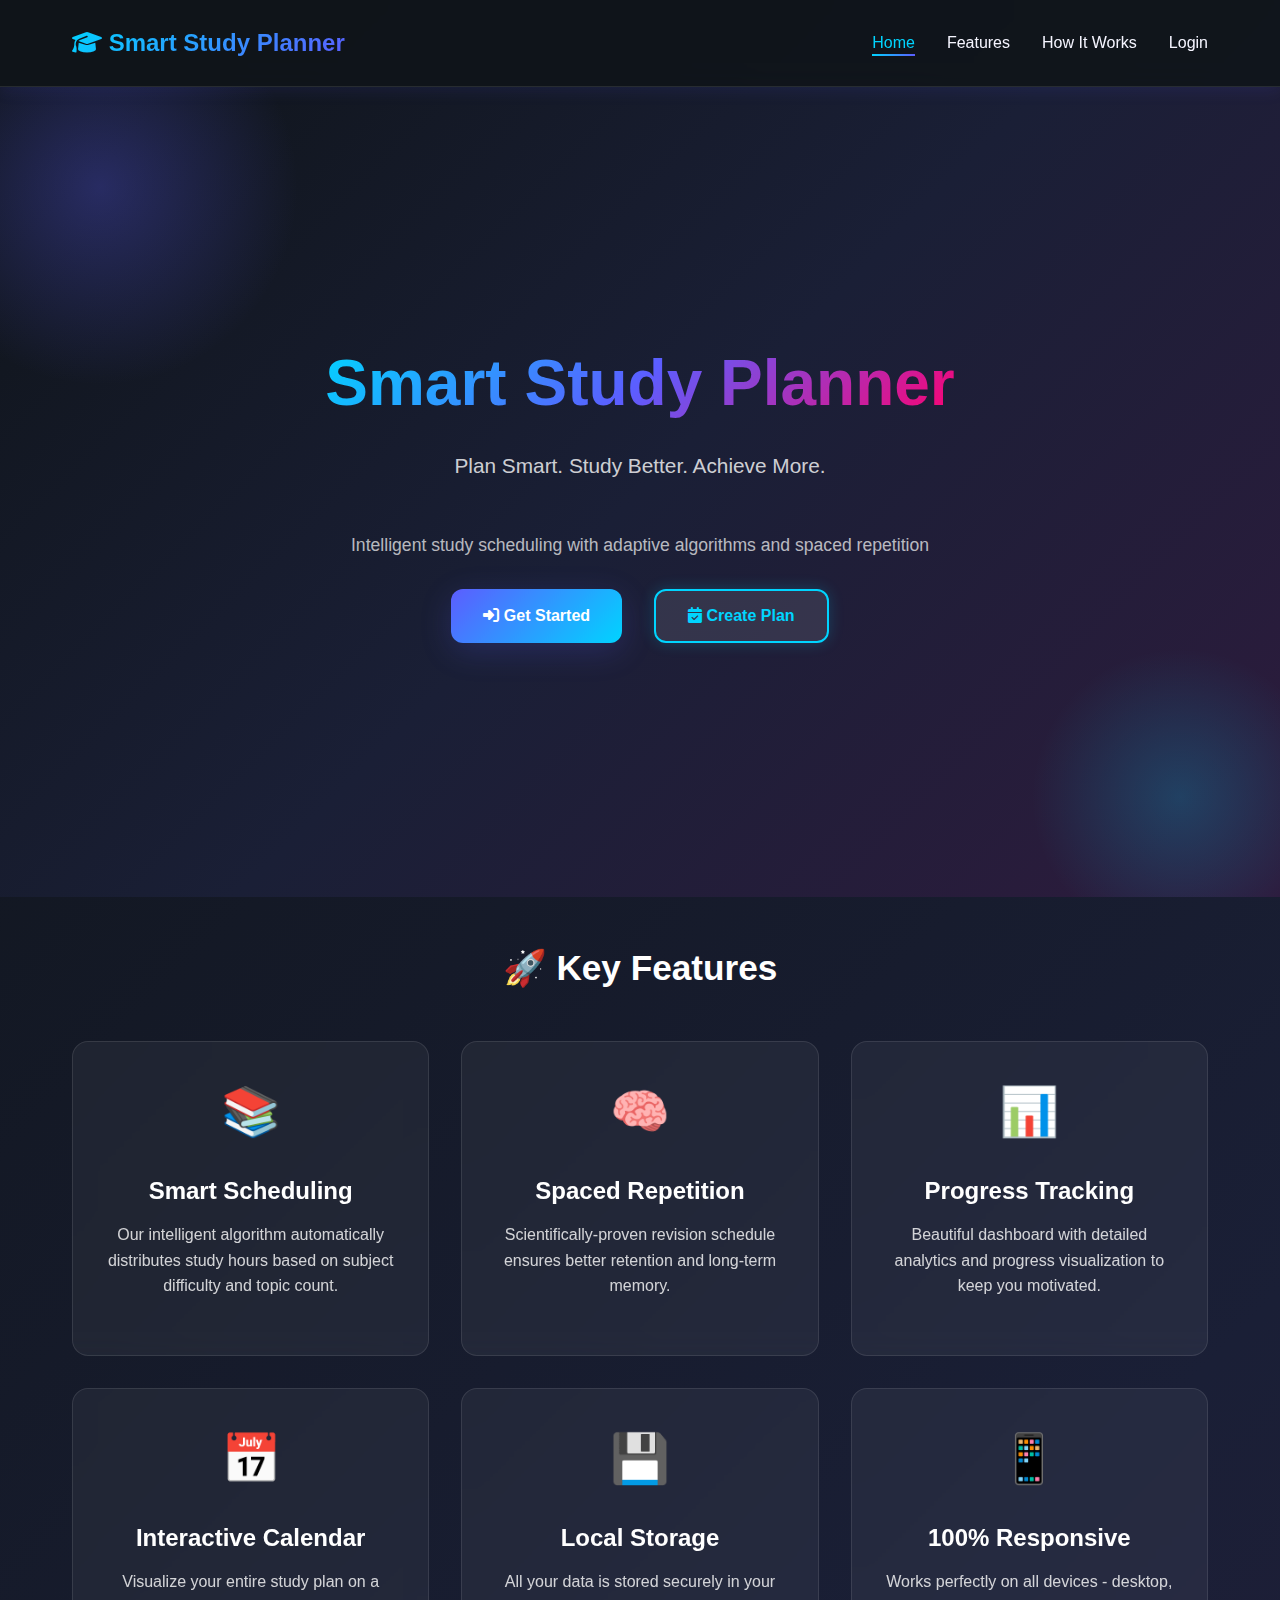
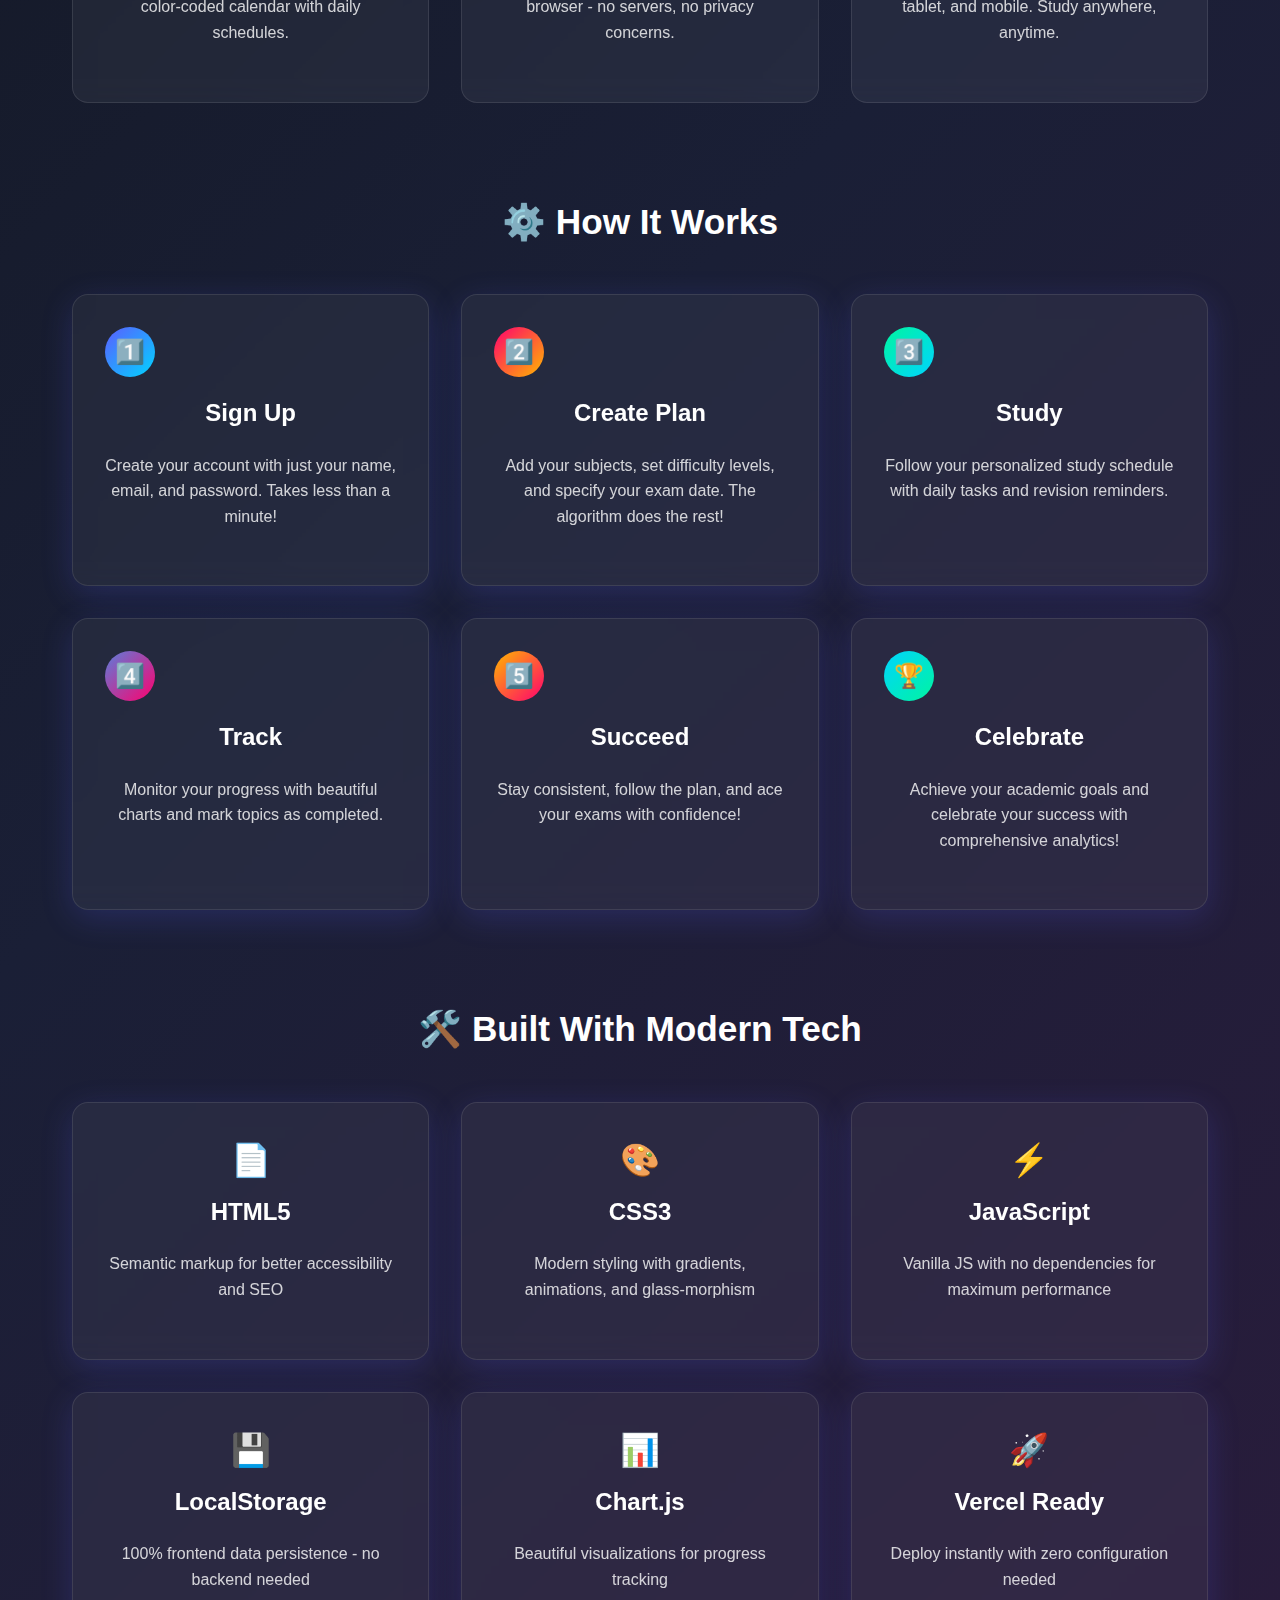
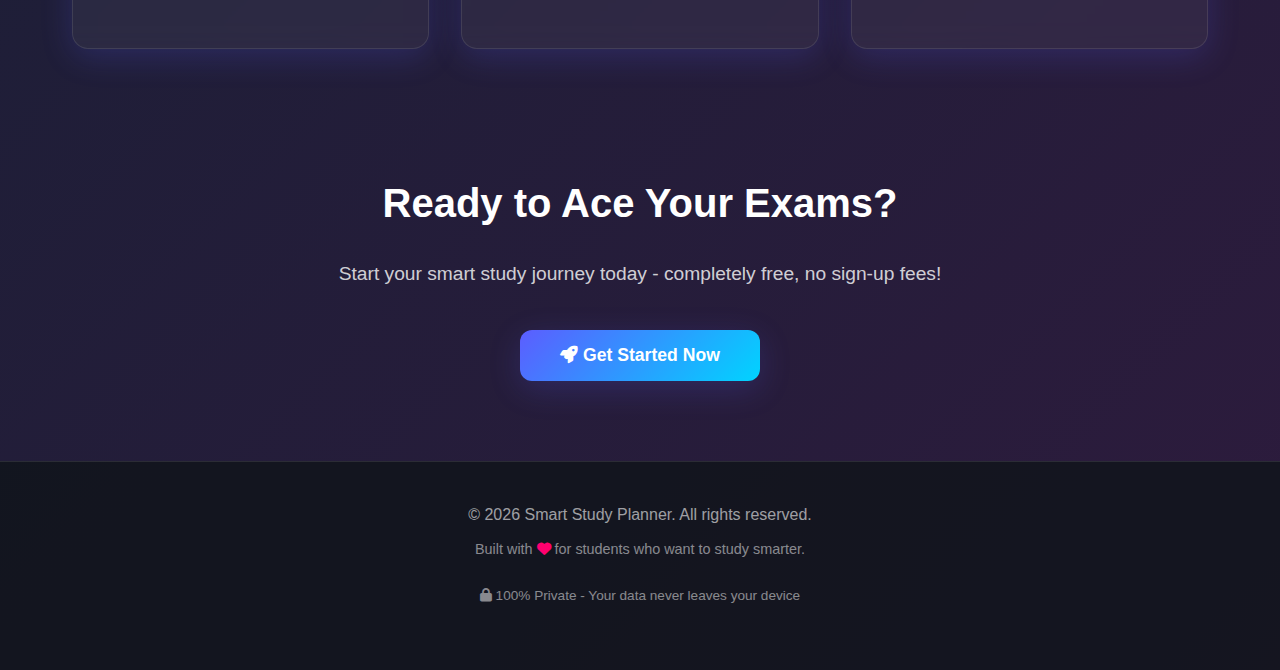
<file: index.html>
<!-- ============================================
   SMART STUDY PLANNER - LANDING PAGE
   ============================================
   
   Main entry point for the application.
   Features a hero section, features showcase, 
   and call-to-action buttons.
   
   Vercel Deployment: This is the root index.html
   All CSS and JS are in /public folder
   
   ============================================ -->

<!DOCTYPE html>
<html lang="en">
  <head>
    <meta charset="UTF-8" />
    <meta name="viewport" content="width=device-width, initial-scale=1.0" />
    <title>Smart Study Planner - Plan Smart, Study Better</title>
    <link rel="stylesheet" href="/public/css/styles.css" />
    <link
      rel="stylesheet"
      href="https://cdnjs.cloudflare.com/ajax/libs/font-awesome/6.4.0/css/all.min.css"
    />
  </head>
  <body>
    <!-- ===============================
        NAVIGATION BAR
        =============================== -->
    <nav>
      <div class="container nav-container">
        <div class="logo">
          <i class="fas fa-graduation-cap"></i> Smart Study Planner
        </div>
        <ul class="nav-links">
          <li><a href="index.html" class="active">Home</a></li>
          <li><a href="#features">Features</a></li>
          <li><a href="#how-it-works">How It Works</a></li>
          <li><a href="/public/login.html">Login</a></li>
        </ul>
      </div>
    </nav>

    <!-- ===============================
        HERO SECTION
        =============================== -->
    <section class="hero">
      <div class="hero-content">
        <h1>Smart Study Planner</h1>
        <p class="hero-tagline">Plan Smart. Study Better. Achieve More.</p>
        <p style="font-size: 1.1rem; color: rgba(255, 255, 255, 0.7); margin-bottom: 30px;">
          Intelligent study scheduling with adaptive algorithms and spaced repetition
        </p>
        <div class="hero-buttons">
          <button class="btn btn-primary" id="loginBtn">
            <i class="fas fa-sign-in-alt"></i> Get Started
          </button>
          <button class="btn btn-secondary" id="createPlanBtn">
            <i class="fas fa-calendar-check"></i> Create Plan
          </button>
        </div>
      </div>
    </section>

    <!-- ===============================
        FEATURES SECTION
        =============================== -->
    <section class="section" id="features">
      <div class="container">
        <h2 style="text-align: center; margin-bottom: 50px;">🚀 Key Features</h2>
        <div class="features-grid">
          <!-- Feature 1 -->
          <div class="feature-card">
            <div class="feature-icon">📚</div>
            <h3>Smart Scheduling</h3>
            <p>
              Our intelligent algorithm automatically distributes study hours based on
              subject difficulty and topic count.
            </p>
          </div>

          <!-- Feature 2 -->
          <div class="feature-card">
            <div class="feature-icon">🧠</div>
            <h3>Spaced Repetition</h3>
            <p>
              Scientifically-proven revision schedule ensures better retention and
              long-term memory.
            </p>
          </div>

          <!-- Feature 3 -->
          <div class="feature-card">
            <div class="feature-icon">📊</div>
            <h3>Progress Tracking</h3>
            <p>
              Beautiful dashboard with detailed analytics and progress visualization to
              keep you motivated.
            </p>
          </div>

          <!-- Feature 4 -->
          <div class="feature-card">
            <div class="feature-icon">📅</div>
            <h3>Interactive Calendar</h3>
            <p>
              Visualize your entire study plan on a color-coded calendar with daily
              schedules.
            </p>
          </div>

          <!-- Feature 5 -->
          <div class="feature-card">
            <div class="feature-icon">💾</div>
            <h3>Local Storage</h3>
            <p>
              All your data is stored securely in your browser - no servers, no privacy
              concerns.
            </p>
          </div>

          <!-- Feature 6 -->
          <div class="feature-card">
            <div class="feature-icon">📱</div>
            <h3>100% Responsive</h3>
            <p>
              Works perfectly on all devices - desktop, tablet, and mobile. Study
              anywhere, anytime.
            </p>
          </div>
        </div>
      </div>
    </section>

    <!-- ===============================
        HOW IT WORKS SECTION
        =============================== -->
    <section class="section" id="how-it-works">
      <div class="container">
        <h2 style="text-align: center; margin-bottom: 50px;">⚙️ How It Works</h2>
        <div class="features-grid">
          <!-- Step 1 -->
          <div class="card">
            <div style="text-align: center; margin-bottom: 20px;">
              <div
                style="
                  display: inline-block;
                  width: 50px;
                  height: 50px;
                  background: linear-gradient(135deg, #5C5DFF, #00D4FF);
                  border-radius: 50%;
                  display: flex;
                  align-items: center;
                  justify-content: center;
                  font-size: 24px;
                "
              >
                1️⃣
              </div>
            </div>
            <h3 style="text-align: center;">Sign Up</h3>
            <p style="text-align: center;">
              Create your account with just your name, email, and password. Takes less than
              a minute!
            </p>
          </div>

          <!-- Step 2 -->
          <div class="card">
            <div style="text-align: center; margin-bottom: 20px;">
              <div
                style="
                  display: inline-block;
                  width: 50px;
                  height: 50px;
                  background: linear-gradient(135deg, #FF006E, #FFB800);
                  border-radius: 50%;
                  display: flex;
                  align-items: center;
                  justify-content: center;
                  font-size: 24px;
                "
              >
                2️⃣
              </div>
            </div>
            <h3 style="text-align: center;">Create Plan</h3>
            <p style="text-align: center;">
              Add your subjects, set difficulty levels, and specify your exam date. The
              algorithm does the rest!
            </p>
          </div>

          <!-- Step 3 -->
          <div class="card">
            <div style="text-align: center; margin-bottom: 20px;">
              <div
                style="
                  display: inline-block;
                  width: 50px;
                  height: 50px;
                  background: linear-gradient(135deg, #00F5A0, #00D4FF);
                  border-radius: 50%;
                  display: flex;
                  align-items: center;
                  justify-content: center;
                  font-size: 24px;
                "
              >
                3️⃣
              </div>
            </div>
            <h3 style="text-align: center;">Study</h3>
            <p style="text-align: center;">
              Follow your personalized study schedule with daily tasks and revision
              reminders.
            </p>
          </div>

          <!-- Step 4 -->
          <div class="card">
            <div style="text-align: center; margin-bottom: 20px;">
              <div
                style="
                  display: inline-block;
                  width: 50px;
                  height: 50px;
                  background: linear-gradient(135deg, #5A7FDB, #FF006E);
                  border-radius: 50%;
                  display: flex;
                  align-items: center;
                  justify-content: center;
                  font-size: 24px;
                "
              >
                4️⃣
              </div>
            </div>
            <h3 style="text-align: center;">Track</h3>
            <p style="text-align: center;">
              Monitor your progress with beautiful charts and mark topics as completed.
            </p>
          </div>

          <!-- Step 5 -->
          <div class="card">
            <div style="text-align: center; margin-bottom: 20px;">
              <div
                style="
                  display: inline-block;
                  width: 50px;
                  height: 50px;
                  background: linear-gradient(135deg, #FFB800, #FF006E);
                  border-radius: 50%;
                  display: flex;
                  align-items: center;
                  justify-content: center;
                  font-size: 24px;
                "
              >
                5️⃣
              </div>
            </div>
            <h3 style="text-align: center;">Succeed</h3>
            <p style="text-align: center;">
              Stay consistent, follow the plan, and ace your exams with confidence!
            </p>
          </div>

          <!-- Bonus -->
          <div class="card">
            <div style="text-align: center; margin-bottom: 20px;">
              <div
                style="
                  display: inline-block;
                  width: 50px;
                  height: 50px;
                  background: linear-gradient(135deg, #00D4FF, #00F5A0);
                  border-radius: 50%;
                  display: flex;
                  align-items: center;
                  justify-content: center;
                  font-size: 24px;
                "
              >
                🏆
              </div>
            </div>
            <h3 style="text-align: center;">Celebrate</h3>
            <p style="text-align: center;">
              Achieve your academic goals and celebrate your success with comprehensive
              analytics!
            </p>
          </div>
        </div>
      </div>
    </section>

    <!-- ===============================
        TECH STACK SECTION
        =============================== -->
    <section class="section">
      <div class="container">
        <h2 style="text-align: center; margin-bottom: 50px;">🛠️ Built With Modern Tech</h2>
        <div class="features-grid">
          <div class="card text-center">
            <div style="font-size: 2rem; margin-bottom: 10px;">📄</div>
            <h3>HTML5</h3>
            <p>Semantic markup for better accessibility and SEO</p>
          </div>
          <div class="card text-center">
            <div style="font-size: 2rem; margin-bottom: 10px;">🎨</div>
            <h3>CSS3</h3>
            <p>Modern styling with gradients, animations, and glass-morphism</p>
          </div>
          <div class="card text-center">
            <div style="font-size: 2rem; margin-bottom: 10px;">⚡</div>
            <h3>JavaScript</h3>
            <p>Vanilla JS with no dependencies for maximum performance</p>
          </div>
          <div class="card text-center">
            <div style="font-size: 2rem; margin-bottom: 10px;">💾</div>
            <h3>LocalStorage</h3>
            <p>100% frontend data persistence - no backend needed</p>
          </div>
          <div class="card text-center">
            <div style="font-size: 2rem; margin-bottom: 10px;">📊</div>
            <h3>Chart.js</h3>
            <p>Beautiful visualizations for progress tracking</p>
          </div>
          <div class="card text-center">
            <div style="font-size: 2rem; margin-bottom: 10px;">🚀</div>
            <h3>Vercel Ready</h3>
            <p>Deploy instantly with zero configuration needed</p>
          </div>
        </div>
      </div>
    </section>

    <!-- ===============================
        CTA SECTION
        =============================== -->
    <section class="section" style="padding: 80px 0;">
      <div class="container text-center">
        <h2 style="margin-bottom: 30px; font-size: 2.5rem;">Ready to Ace Your Exams?</h2>
        <p style="font-size: 1.2rem; margin-bottom: 40px; color: rgba(255, 255, 255, 0.8);">
          Start your smart study journey today - completely free, no sign-up fees!
        </p>
        <button class="btn btn-primary" style="padding: 15px 40px; font-size: 1.1rem;" id="ctaBtn">
          <i class="fas fa-rocket"></i> Get Started Now
        </button>
      </div>
    </section>

    <!-- ===============================
        FOOTER
        =============================== -->
    <footer
      style="
        background: rgba(15, 20, 25, 0.8);
        border-top: 1px solid rgba(255, 255, 255, 0.1);
        padding: 40px 0;
        text-align: center;
      "
    >
      <div class="container">
        <p style="color: rgba(255, 255, 255, 0.6); margin-bottom: 10px;">
          &copy; 2026 Smart Study Planner. All rights reserved.
        </p>
        <p style="color: rgba(255, 255, 255, 0.5); font-size: 0.9rem;">
          Built with <i class="fas fa-heart" style="color: #FF006E;"></i> for students who want
          to study smarter.
        </p>
        <p style="color: rgba(255, 255, 255, 0.5); font-size: 0.85rem; margin-top: 15px;">
          <i class="fas fa-lock"></i> 100% Private - Your data never leaves your device
        </p>
      </div>
    </footer>

    <!-- Scripts -->
    <script src="/public/js/algorithm.js"></script>
    <script src="/public/js/main.js"></script>
    <script>
      // CTA button handler
      document.getElementById('ctaBtn').addEventListener('click', () => {
        window.location.href = '/public/register.html';
      });
    </script>
  </body>
</html>
</file>
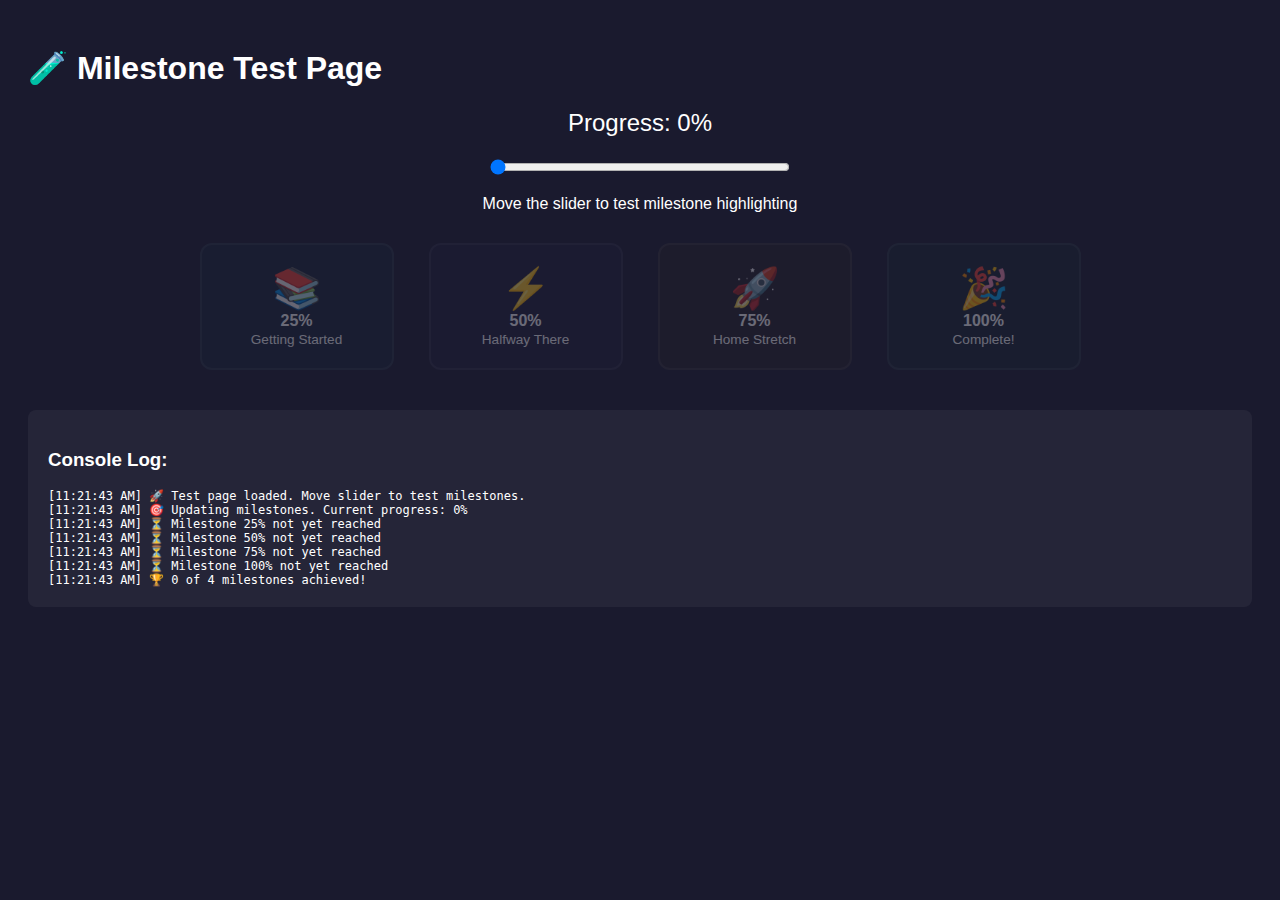
<file: test-milestones.html>
<!DOCTYPE html>
<html lang="en">
<head>
    <meta charset="UTF-8">
    <meta name="viewport" content="width=device-width, initial-scale=1.0">
    <title>Test Milestones</title>
    <style>
        body {
            font-family: Arial, sans-serif;
            background: #1a1a2e;
            color: white;
            padding: 20px;
        }
        .milestone {
            text-align: center;
            padding: 20px;
            margin: 10px;
            border-radius: 12px;
            transition: all 0.4s ease;
            opacity: 0.35;
            border: 2px solid rgba(255, 255, 255, 0.08);
            display: inline-block;
            min-width: 150px;
        }
        .controls {
            margin: 20px 0;
            text-align: center;
        }
        input[type="range"] {
            width: 300px;
        }
        .progress-display {
            font-size: 24px;
            margin: 20px 0;
            text-align: center;
        }
    </style>
</head>
<body>
    <h1>🧪 Milestone Test Page</h1>
    
    <div class="progress-display">
        Progress: <span id="progressValue">0</span>%
    </div>
    
    <div class="controls">
        <input type="range" id="progressSlider" min="0" max="100" value="0">
        <p>Move the slider to test milestone highlighting</p>
    </div>
    
    <div style="display: flex; gap: 15px; justify-content: center; flex-wrap: wrap;">
        <div id="milestone-25" class="milestone" style="background: rgba(0, 212, 255, 0.05);">
            <div style="font-size: 2.5rem;">📚</div>
            <strong>25%</strong><br>
            <span style="font-size: 0.85rem;">Getting Started</span>
        </div>
        
        <div id="milestone-50" class="milestone" style="background: rgba(92, 93, 255, 0.05);">
            <div style="font-size: 2.5rem;">⚡</div>
            <strong>50%</strong><br>
            <span style="font-size: 0.85rem;">Halfway There</span>
        </div>
        
        <div id="milestone-75" class="milestone" style="background: rgba(255, 184, 0, 0.05);">
            <div style="font-size: 2.5rem;">🚀</div>
            <strong>75%</strong><br>
            <span style="font-size: 0.85rem;">Home Stretch</span>
        </div>
        
        <div id="milestone-100" class="milestone" style="background: rgba(0, 245, 160, 0.05);">
            <div style="font-size: 2.5rem;">🎉</div>
            <strong>100%</strong><br>
            <span style="font-size: 0.85rem;">Complete!</span>
        </div>
    </div>
    
    <div style="margin-top: 30px; padding: 20px; background: rgba(255,255,255,0.05); border-radius: 8px;">
        <h3>Console Log:</h3>
        <div id="console" style="font-family: monospace; font-size: 12px; max-height: 200px; overflow-y: auto;"></div>
    </div>

    <script>
        function log(message) {
            const console = document.getElementById('console');
            const time = new Date().toLocaleTimeString();
            console.innerHTML += `<div>[${time}] ${message}</div>`;
            console.scrollTop = console.scrollHeight;
        }
        
        function updateMilestones(completionPercentage) {
            log(`🎯 Updating milestones. Current progress: ${completionPercentage}%`);
            
            const milestones = [
                { threshold: 25, id: 'milestone-25', color: '0, 212, 255' },
                { threshold: 50, id: 'milestone-50', color: '92, 93, 255' },
                { threshold: 75, id: 'milestone-75', color: '255, 184, 0' },
                { threshold: 100, id: 'milestone-100', color: '0, 245, 160' }
            ];

            let achievedCount = 0;
            milestones.forEach(milestone => {
                const element = document.getElementById(milestone.id);
                if (!element) {
                    log(`❌ Milestone element not found: ${milestone.id}`);
                    return;
                }
                
                const isAchieved = completionPercentage >= milestone.threshold;
                
                if (isAchieved) {
                    achievedCount++;
                    element.style.opacity = '1';
                    element.style.transform = 'scale(1.08)';
                    element.style.boxShadow = `0 10px 30px rgba(${milestone.color}, 0.5)`;
                    element.style.border = `3px solid rgba(${milestone.color}, 0.8)`;
                    element.style.background = `rgba(${milestone.color}, 0.15)`;
                    log(`✅ Milestone ${milestone.threshold}% ACHIEVED!`);
                } else {
                    element.style.opacity = '0.35';
                    element.style.transform = 'scale(1)';
                    element.style.boxShadow = 'none';
                    element.style.border = '2px solid rgba(255, 255, 255, 0.08)';
                    element.style.background = `rgba(${milestone.color}, 0.05)`;
                    log(`⏳ Milestone ${milestone.threshold}% not yet reached`);
                }
            });
            
            log(`🏆 ${achievedCount} of ${milestones.length} milestones achieved!`);
        }
        
        const slider = document.getElementById('progressSlider');
        const progressValue = document.getElementById('progressValue');
        
        slider.addEventListener('input', function() {
            const value = parseInt(this.value);
            progressValue.textContent = value;
            updateMilestones(value);
        });
        
        // Initial update
        log('🚀 Test page loaded. Move slider to test milestones.');
        updateMilestones(0);
    </script>
</body>
</html>
</file>
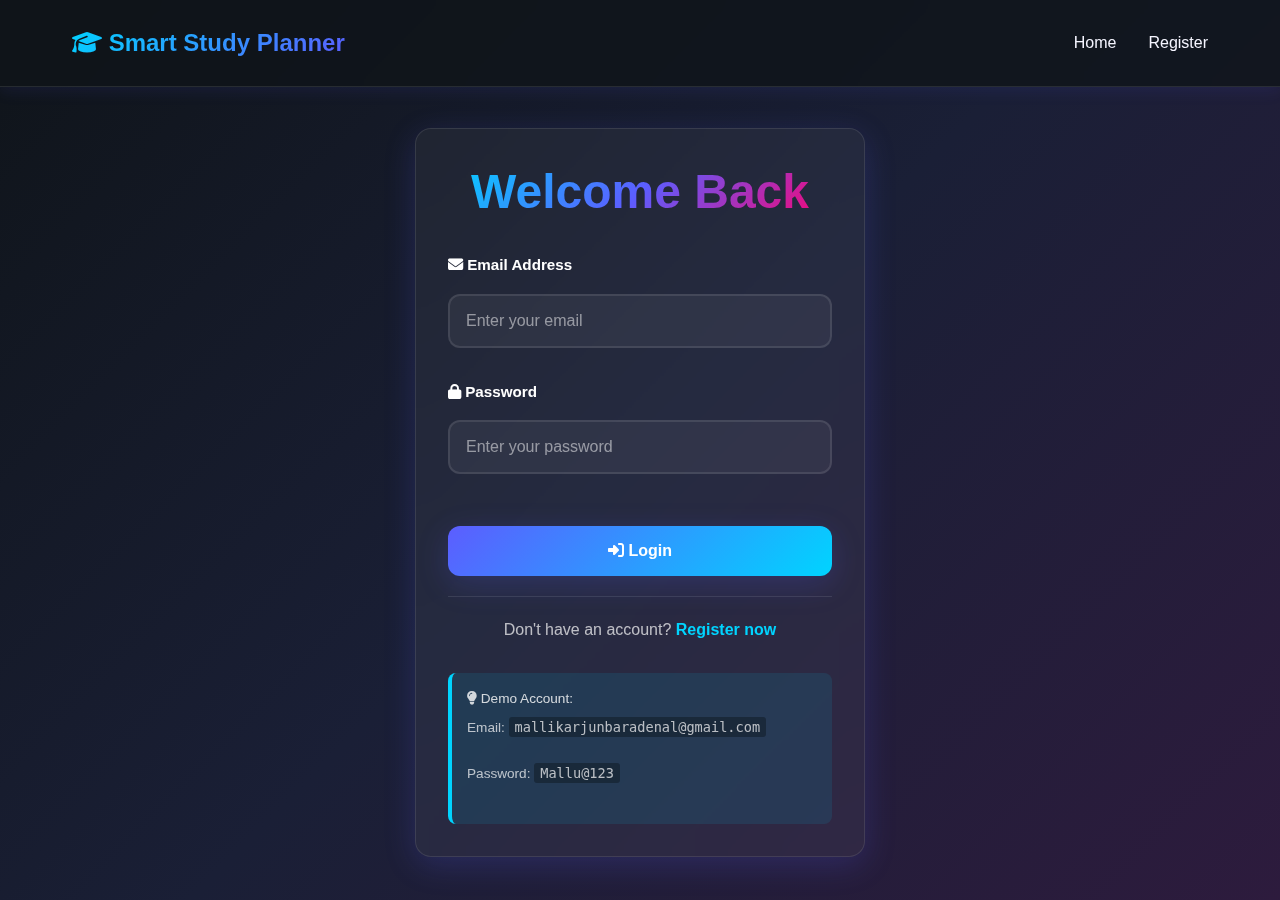
<file: public/calendar.html>
<!-- ============================================
   SMART STUDY PLANNER - CALENDAR PAGE
   ============================================
   
   Interactive calendar view showing:
   - Weekly schedule with all study sessions
   - Color-coded subjects
   - Session details
   - Progress visualization
   
   ============================================ -->

<!DOCTYPE html>
<html lang="en">
  <head>
    <meta charset="UTF-8" />
    <meta name="viewport" content="width=device-width, initial-scale=1.0" />
    <title>Calendar - Smart Study Planner</title>
    <link rel="stylesheet" href="css/styles.css" />
    <link
      rel="stylesheet"
      href="https://cdnjs.cloudflare.com/ajax/libs/font-awesome/6.4.0/css/all.min.css"
    />
  </head>
  <body>
    <!-- ===============================
        NAVIGATION BAR
        =============================== -->
    <nav>
      <div class="container nav-container">
        <div class="logo">
          <i class="fas fa-graduation-cap"></i> Smart Study Planner
        </div>
        <div style="display: flex; align-items: center; gap: 20px;">
          <span id="userName" style="color: var(--secondary); font-weight: 600;"></span>
          <button id="logoutBtn" class="btn btn-accent btn-small">
            <i class="fas fa-sign-out-alt"></i> Logout
          </button>
        </div>
      </div>
    </nav>

    <!-- ===============================
        SIDEBAR NAVIGATION
        =============================== -->
    <aside class="sidebar">
      <div class="sidebar-logo">
        <i class="fas fa-graduation-cap"></i> Smart Study
      </div>
      <ul class="sidebar-menu">
        <li>
          <a href="dashboard.html">
            <i class="fas fa-chart-line"></i> Dashboard
          </a>
        </li>
        <li>
          <a href="create-plan.html">
            <i class="fas fa-file-alt"></i> Create Plan
          </a>
        </li>
        <li>
          <a href="calendar.html" class="active">
            <i class="fas fa-calendar-alt"></i> Calendar
          </a>
        </li>
        <li>
          <a href="progress.html">
            <i class="fas fa-tasks"></i> Progress
          </a>
        </li>
      </ul>
    </aside>

    <!-- ===============================
        MAIN CONTENT
        =============================== -->
    <div class="main-content">
      <!-- Page Header -->
      <div style="margin-bottom: 40px;">
        <h1 style="margin-bottom: 10px;">📅 Study Calendar</h1>
        <p style="color: rgba(255, 255, 255, 0.7);">
          Your personalized study schedule with color-coded subjects and session details.
        </p>
      </div>

      <!-- Calendar -->
      <div class="card">
        <h2 style="margin-bottom: 20px;">Week Overview</h2>
        <div id="calendarContainer">
          <p style="color: rgba(255, 255, 255, 0.7); text-align: center;">
            Loading your study calendar...
          </p>
        </div>
      </div>

      <!-- Legend -->
      <div class="card" style="margin-top: 30px;">
        <h2 style="margin-bottom: 20px;">Legend</h2>
        <div style="display: grid; grid-template-columns: repeat(auto-fit, minmax(200px, 1fr)); gap: 15px;">
          <div style="display: flex; align-items: center; gap: 10px;">
            <div style="width: 20px; height: 20px; background: linear-gradient(135deg, #5C5DFF, #00D4FF); border-radius: 4px;"></div>
            <span>Study Session</span>
          </div>
          <div style="display: flex; align-items: center; gap: 10px;">
            <div style="width: 20px; height: 20px; background: #00F5A0; border-radius: 4px;"></div>
            <span>Revision Session</span>
          </div>
          <div style="display: flex; align-items: center; gap: 10px;">
            <i class="fas fa-check" style="color: #FF006E; font-size: 20px;"></i>
            <span>Completed</span>
          </div>
        </div>
      </div>

      <!-- Tips Section -->
      <div
        class="card"
        style="
          margin-top: 30px;
          background: linear-gradient(135deg, rgba(92, 93, 255, 0.1), rgba(0, 212, 255, 0.1));
          border-left: 4px solid var(--secondary);
        "
      >
        <h2 style="margin-bottom: 15px;">💡 Study Tips</h2>
        <ul style="color: rgba(255, 255, 255, 0.8); margin-left: 20px;">
          <li style="margin-bottom: 10px;">
            <strong>Consistency is Key:</strong> Try to follow the schedule daily for best results
          </li>
          <li style="margin-bottom: 10px;">
            <strong>Spaced Repetition:</strong> Revision sessions are scheduled using proven memory techniques
          </li>
          <li style="margin-bottom: 10px;">
            <strong>Take Breaks:</strong> The schedule includes breaks between sessions
          </li>
          <li style="margin-bottom: 10px;">
            <strong>Review Progress:</strong> Check your progress page regularly to stay motivated
          </li>
          <li>
            <strong>Adapt as Needed:</strong> Feel free to adjust based on your pace and understanding
          </li>
        </ul>
      </div>

      <!-- Back Link -->
      <div style="text-align: center; margin-top: 30px;">
        <a href="dashboard.html" style="color: var(--secondary); text-decoration: none;">
          <i class="fas fa-arrow-left"></i> Back to Dashboard
        </a>
      </div>
    </div>

    <!-- Styles for Calendar -->
    <style>
      .calendar-grid {
        display: grid;
        grid-template-columns: repeat(7, 1fr);
        gap: 12px;
        margin-top: 20px;
      }

      .calendar-slot {
        background: rgba(255, 255, 255, 0.05);
        border: 1px solid rgba(255, 255, 255, 0.1);
        border-radius: 12px;
        padding: 12px;
        min-height: 120px;
        transition: all 0.3s ease;
        cursor: pointer;
      }

      .calendar-slot:hover {
        transform: translateY(-3px);
        border-color: var(--secondary);
        background: rgba(0, 212, 255, 0.05);
      }

      .calendar-slot.filled {
        border: 1px solid var(--secondary);
        background: linear-gradient(135deg, rgba(92, 93, 255, 0.1), rgba(0, 212, 255, 0.05));
      }

      .calendar-header {
        display: grid;
        grid-template-columns: repeat(7, 1fr);
        gap: 12px;
        margin-bottom: 15px;
      }

      .calendar-day {
        text-align: center;
        font-weight: 600;
        padding: 12px;
        background: rgba(92, 93, 255, 0.1);
        border-radius: 8px;
        color: var(--secondary);
      }

      @media (max-width: 1024px) {
        .calendar-grid,
        .calendar-header {
          grid-template-columns: repeat(auto-fit, minmax(150px, 1fr));
        }
      }

      @media (max-width: 768px) {
        .calendar-grid,
        .calendar-header {
          grid-template-columns: repeat(auto-fit, minmax(120px, 1fr));
          gap: 8px;
        }

        .calendar-slot {
          min-height: 100px;
          padding: 8px;
          font-size: 0.85rem;
        }
      }
    </style>

    <!-- Scripts -->
    <script src="js/algorithm.js"></script>
    <script src="js/main.js"></script>
  </body>
</html>
</file>
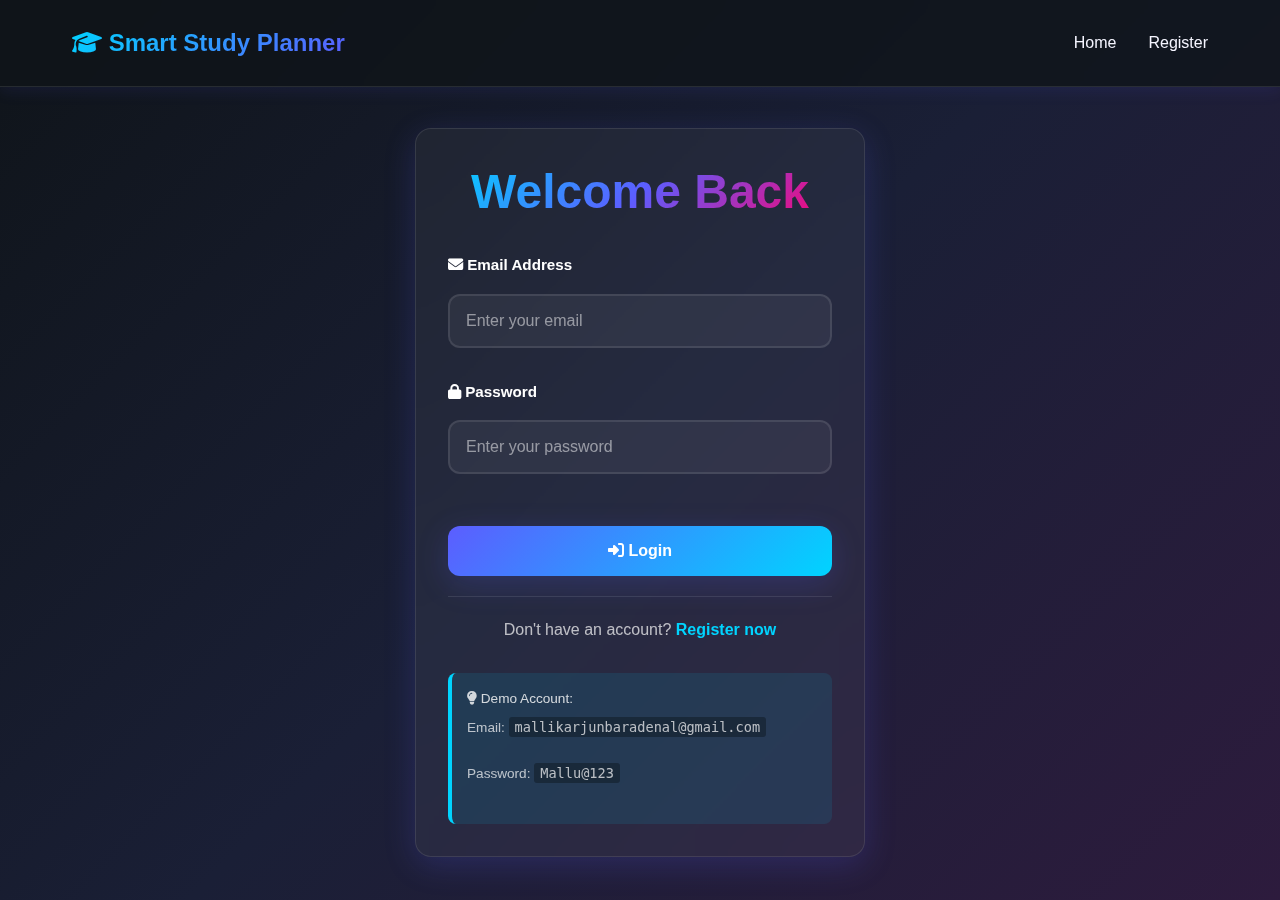
<file: public/create-plan.html>
<!-- ============================================
   SMART STUDY PLANNER - CREATE PLAN PAGE
   ============================================
   
   Dynamic form to:
   - Add multiple subjects
   - Set difficulty levels
   - Specify topics count
   - Set exam date
   - Set available hours per day
   
   Uses Smart Algorithm to generate schedule.
   
   ============================================ -->

<!DOCTYPE html>
<html lang="en">
  <head>
    <meta charset="UTF-8" />
    <meta name="viewport" content="width=device-width, initial-scale=1.0" />
    <title>Create Study Plan - Smart Study Planner</title>
    <link rel="stylesheet" href="css/styles.css" />
    <link
      rel="stylesheet"
      href="https://cdnjs.cloudflare.com/ajax/libs/font-awesome/6.4.0/css/all.min.css"
    />
  </head>
  <body>
    <!-- ===============================
        NAVIGATION BAR
        =============================== -->
    <nav>
      <div class="container nav-container">
        <div class="logo">
          <i class="fas fa-graduation-cap"></i> Smart Study Planner
        </div>
        <div style="display: flex; align-items: center; gap: 20px;">
          <span id="userName" style="color: var(--secondary); font-weight: 600;"></span>
          <button id="logoutBtn" class="btn btn-accent btn-small">
            <i class="fas fa-sign-out-alt"></i> Logout
          </button>
        </div>
      </div>
    </nav>

    <!-- ===============================
        SIDEBAR NAVIGATION
        =============================== -->
    <aside class="sidebar">
      <div class="sidebar-logo">
        <i class="fas fa-graduation-cap"></i> Smart Study
      </div>
      <ul class="sidebar-menu">
        <li>
          <a href="dashboard.html">
            <i class="fas fa-chart-line"></i> Dashboard
          </a>
        </li>
        <li>
          <a href="create-plan.html" class="active">
            <i class="fas fa-file-alt"></i> Create Plan
          </a>
        </li>
        <li>
          <a href="calendar.html">
            <i class="fas fa-calendar-alt"></i> Calendar
          </a>
        </li>
        <li>
          <a href="progress.html">
            <i class="fas fa-tasks"></i> Progress
          </a>
        </li>
      </ul>
    </aside>

    <!-- ===============================
        MAIN CONTENT
        =============================== -->
    <div class="main-content">
      <!-- Page Header -->
      <div style="margin-bottom: 40px;">
        <h1 style="margin-bottom: 10px;">✨ Create Your Study Plan</h1>
        <p style="color: rgba(255, 255, 255, 0.7);">
          Fill in your subjects and exam details. Our smart algorithm will generate a personalized study schedule.
        </p>
      </div>

      <!-- Create Plan Form -->
      <div class="card" style="max-width: 800px;">
        <form id="createPlanForm">
          <!-- Exam Date -->
          <div class="form-group">
            <label for="examDate">
              <i class="fas fa-calendar"></i> Exam Date
            </label>
            <input type="date" id="examDate" required />
            <p style="font-size: 0.85rem; color: rgba(255, 255, 255, 0.6); margin-top: 5px;">
              Select your target exam date
            </p>
          </div>

          <!-- Available Hours per Day -->
          <div class="form-group">
            <label for="hoursPerDay">
              <i class="fas fa-clock"></i> Available Study Hours Per Day
            </label>
            <input
              type="number"
              id="hoursPerDay"
              min="1"
              max="24"
              step="0.5"
              placeholder="e.g., 4"
              value="4"
              required
            />
            <p style="font-size: 0.85rem; color: rgba(255, 255, 255, 0.6); margin-top: 5px;">
              How many hours can you study daily?
            </p>
          </div>

          <!-- Subjects Section -->
          <div style="margin-top: 30px; padding-top: 30px; border-top: 1px solid rgba(255, 255, 255, 0.1);">
            <div style="display: flex; justify-content: space-between; align-items: center; margin-bottom: 20px;">
              <h2>📚 Subjects</h2>
              <button type="button" class="btn btn-success btn-small" id="addSubjectBtn">
                <i class="fas fa-plus"></i> Add Subject
              </button>
            </div>

            <!-- Subjects Container -->
            <div id="subjectsContainer">
              <!-- First subject field -->
              <div class="subject-field card" style="margin-bottom: 15px;">
                <div style="display: flex; justify-content: space-between; align-items: center; margin-bottom: 15px;">
                  <h3>Subject 1</h3>
                  <button type="button" class="btn btn-accent btn-small" onclick="SmartStudyApp.removeSubjectField(this)" style="display: none;">
                    Remove
                  </button>
                </div>
                <div class="form-group">
                  <label>Subject Name</label>
                  <input type="text" class="subject-name" placeholder="e.g., Data Structures, DBMS, OS, Web Technology, Algorithms" required />
                </div>
                <div class="form-group">
                  <label>Difficulty Level</label>
                  <select class="subject-difficulty" required>
                    <option value="">Select difficulty</option>
                    <option value="easy">Easy (Less Important)</option>
                    <option value="medium">Medium (Moderate Importance)</option>
                    <option value="hard">Hard (Very Important)</option>
                  </select>
                  <p style="font-size: 0.8rem; color: rgba(255, 255, 255, 0.5); margin-top: 5px;">
                    Higher difficulty = more study time allocated
                  </p>
                </div>
                <div class="form-group">
                  <label>Number of Topics</label>
                  <input
                    type="number"
                    class="subject-topics"
                    min="1"
                    max="50"
                    placeholder="10"
                    value="10"
                    required
                  />
                  <p style="font-size: 0.8rem; color: rgba(255, 255, 255, 0.5); margin-top: 5px;">
                    How many topics in this subject?
                  </p>
                </div>
              </div>
            </div>

            <!-- Algorithm Info -->
            <div
              style="
                margin-top: 20px;
                padding: 15px;
                background: rgba(0, 245, 160, 0.1);
                border-left: 4px solid #00F5A0;
                border-radius: 8px;
              "
            >
              <p style="font-size: 0.9rem; color: rgba(255, 255, 255, 0.8);">
                <i class="fas fa-lightbulb"></i> <strong>Smart Algorithm:</strong>
              </p>
              <ul style="font-size: 0.85rem; color: rgba(255, 255, 255, 0.7); margin-top: 8px; margin-left: 20px;">
                <li>✓ Hard subjects get 2.5x more study hours</li>
                <li>✓ Medium subjects get 1.5x more study hours</li>
                <li>✓ Easy subjects get standard allocation</li>
                <li>✓ Automatic revision scheduling (spaced repetition)</li>
                <li>✓ Daily schedule generation with breaks</li>
              </ul>
            </div>
          </div>

          <!-- Submit Button -->
          <button type="submit" class="btn btn-primary btn-block" style="margin-top: 30px; padding: 15px; font-size: 1.05rem;">
            <i class="fas fa-magic"></i> Generate Smart Study Plan
          </button>
        </form>
      </div>

      <!-- Back Link -->
      <div style="text-align: center; margin-top: 30px;">
        <a href="dashboard.html" style="color: var(--secondary); text-decoration: none;">
          <i class="fas fa-arrow-left"></i> Back to Dashboard
        </a>
      </div>
    </div>

    <!-- Scripts -->
    <script src="js/algorithm.js"></script>
    <script src="js/main.js"></script>
  </body>
</html>
</file>
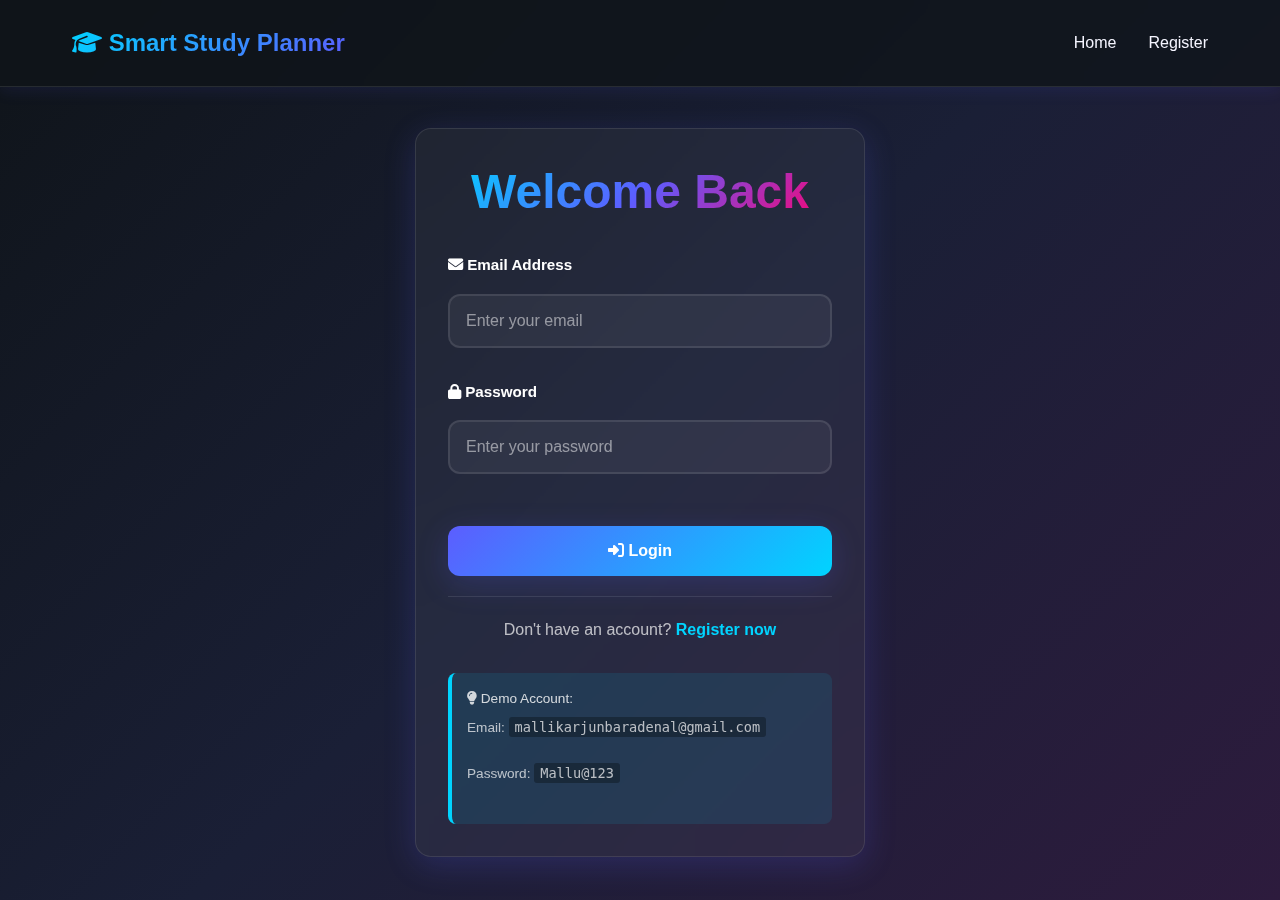
<file: public/login.html>
<!-- ============================================
   SMART STUDY PLANNER - LOGIN PAGE
   ============================================
   
   User login form with authentication.
   Validates credentials against LocalStorage.
   Redirects to dashboard on successful login.
   
   ============================================ -->

<!DOCTYPE html>
<html lang="en">
  <head>
    <meta charset="UTF-8" />
    <meta name="viewport" content="width=device-width, initial-scale=1.0" />
    <title>Login - Smart Study Planner</title>
    <link rel="stylesheet" href="css/styles.css" />
    <link
      rel="stylesheet"
      href="https://cdnjs.cloudflare.com/ajax/libs/font-awesome/6.4.0/css/all.min.css"
    />
  </head>
  <body>
    <!-- ===============================
        NAVIGATION BAR
        =============================== -->
    <nav>
      <div class="container nav-container">
        <div class="logo">
          <i class="fas fa-graduation-cap"></i> Smart Study Planner
        </div>
        <ul class="nav-links">
          <li><a href="../index.html">Home</a></li>
          <li><a href="register.html">Register</a></li>
        </ul>
      </div>
    </nav>

    <!-- ===============================
        LOGIN CONTAINER
        =============================== -->
    <div style="min-height: 90vh; display: flex; align-items: center; justify-content: center; padding: 20px;">
      <div class="card" style="max-width: 450px; width: 100%; animation: bounceIn 0.5s ease-out;">
        <h1 style="text-align: center; margin-bottom: 30px;">Welcome Back</h1>

        <form id="loginForm">
          <!-- Email Field -->
          <div class="form-group">
            <label for="loginEmail">
              <i class="fas fa-envelope"></i> Email Address
            </label>
            <input
              type="email"
              id="loginEmail"
              placeholder="Enter your email"
              required
            />
          </div>

          <!-- Password Field -->
          <div class="form-group">
            <label for="loginPassword">
              <i class="fas fa-lock"></i> Password
            </label>
            <input
              type="password"
              id="loginPassword"
              placeholder="Enter your password"
              required
            />
          </div>

          <!-- Submit Button -->
          <button type="submit" class="btn btn-primary btn-block" style="margin-top: 20px;">
            <i class="fas fa-sign-in-alt"></i> Login
          </button>
        </form>

        <!-- Register Link -->
        <div style="text-align: center; margin-top: 20px; padding-top: 20px; border-top: 1px solid rgba(255, 255, 255, 0.1);">
          <p style="color: rgba(255, 255, 255, 0.7);">
            Don't have an account?
            <a href="register.html" style="color: var(--secondary); font-weight: 600;">
              Register now
            </a>
          </p>
        </div>

        <!-- Demo Credentials -->
        <div
          style="
            margin-top: 30px;
            padding: 15px;
            background: rgba(0, 212, 255, 0.1);
            border-left: 4px solid #00D4FF;
            border-radius: 8px;
          "
        >
          <p style="font-size: 0.85rem; color: rgba(255, 255, 255, 0.8); margin-bottom: 8px;">
            <i class="fas fa-lightbulb"></i> Demo Account:
          </p>
          <p style="font-size: 0.85rem; color: rgba(255, 255, 255, 0.7);">
            Email: <code style="background: rgba(0, 0, 0, 0.3); padding: 2px 6px; border-radius: 3px;">mallikarjunbaradenal@gmail.com</code>
          </p>
          <p style="font-size: 0.85rem; color: rgba(255, 255, 255, 0.7);">
            Password: <code style="background: rgba(0, 0, 0, 0.3); padding: 2px 6px; border-radius: 3px;">Mallu@123</code>
          </p>
        </div>
      </div>
    </div>

    <!-- Scripts -->
    <script src="js/algorithm.js"></script>
    <script src="js/main.js"></script>
    <script>
      // Auto-create demo account on first visit
      window.addEventListener('load', () => {
        const users = JSON.parse(localStorage.getItem('users'));
        const demoExists = users.some((u) => u.email === 'mallikarjunbaradenal@gmail.com');

        if (!demoExists) {
          const demoUser = {
            id: Date.now(),
            name: 'Mallikarjun',
            email: 'mallikarjunbaradenal@gmail.com',
            password: SmartStudyApp.hashPassword('Mallu@123'),
            createdAt: new Date().toISOString(),
          };
          users.push(demoUser);
          localStorage.setItem('users', JSON.stringify(users));
        }
      });
    </script>
  </body>
</html>
</file>
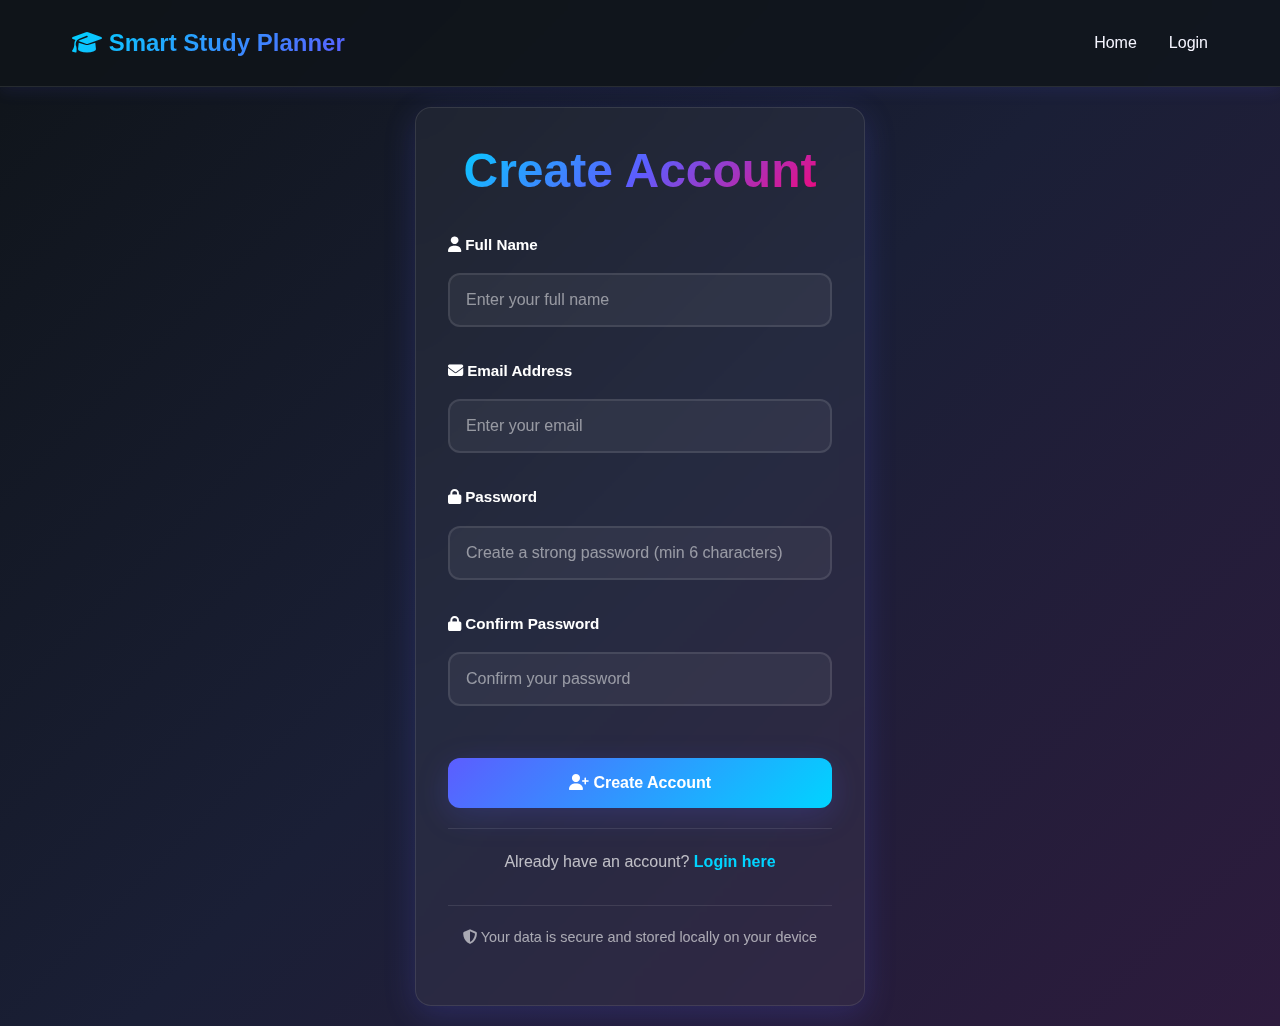
<file: public/register.html>
<!-- ============================================
   SMART STUDY PLANNER - REGISTER PAGE
   ============================================
   
   User registration form with validation.
   Stores user data in LocalStorage.
   Redirects to login on successful registration.
   
   ============================================ -->

<!DOCTYPE html>
<html lang="en">
  <head>
    <meta charset="UTF-8" />
    <meta name="viewport" content="width=device-width, initial-scale=1.0" />
    <title>Register - Smart Study Planner</title>
    <link rel="stylesheet" href="css/styles.css" />
    <link
      rel="stylesheet"
      href="https://cdnjs.cloudflare.com/ajax/libs/font-awesome/6.4.0/css/all.min.css"
    />
  </head>
  <body>
    <!-- ===============================
        NAVIGATION BAR
        =============================== -->
    <nav>
      <div class="container nav-container">
        <div class="logo">
          <i class="fas fa-graduation-cap"></i> Smart Study Planner
        </div>
        <ul class="nav-links">
          <li><a href="../index.html">Home</a></li>
          <li><a href="login.html">Login</a></li>
        </ul>
      </div>
    </nav>

    <!-- ===============================
        REGISTER CONTAINER
        =============================== -->
    <div style="min-height: 90vh; display: flex; align-items: center; justify-content: center; padding: 20px;">
      <div class="card" style="max-width: 450px; width: 100%; animation: bounceIn 0.5s ease-out;">
        <h1 style="text-align: center; margin-bottom: 30px;">Create Account</h1>

        <form id="registerForm">
          <!-- Name Field -->
          <div class="form-group">
            <label for="regName">
              <i class="fas fa-user"></i> Full Name
            </label>
            <input
              type="text"
              id="regName"
              placeholder="Enter your full name"
              required
            />
          </div>

          <!-- Email Field -->
          <div class="form-group">
            <label for="regEmail">
              <i class="fas fa-envelope"></i> Email Address
            </label>
            <input
              type="email"
              id="regEmail"
              placeholder="Enter your email"
              required
            />
          </div>

          <!-- Password Field -->
          <div class="form-group">
            <label for="regPassword">
              <i class="fas fa-lock"></i> Password
            </label>
            <input
              type="password"
              id="regPassword"
              placeholder="Create a strong password (min 6 characters)"
              required
            />
          </div>

          <!-- Confirm Password Field -->
          <div class="form-group">
            <label for="regConfirmPassword">
              <i class="fas fa-lock"></i> Confirm Password
            </label>
            <input
              type="password"
              id="regConfirmPassword"
              placeholder="Confirm your password"
              required
            />
          </div>

          <!-- Submit Button -->
          <button type="submit" class="btn btn-primary btn-block" style="margin-top: 20px;">
            <i class="fas fa-user-plus"></i> Create Account
          </button>
        </form>

        <!-- Login Link -->
        <div style="text-align: center; margin-top: 20px; padding-top: 20px; border-top: 1px solid rgba(255, 255, 255, 0.1);">
          <p style="color: rgba(255, 255, 255, 0.7);">
            Already have an account?
            <a href="login.html" style="color: var(--secondary); font-weight: 600;">
              Login here
            </a>
          </p>
        </div>

        <!-- Features Info -->
        <div style="margin-top: 30px; padding-top: 20px; border-top: 1px solid rgba(255, 255, 255, 0.1);">
          <p style="font-size: 0.9rem; color: rgba(255, 255, 255, 0.6); text-align: center;">
            <i class="fas fa-shield-alt"></i> Your data is secure and stored locally on your device
          </p>
        </div>
      </div>
    </div>

    <!-- Scripts -->
    <script src="js/algorithm.js"></script>
    <script src="js/main.js"></script>
  </body>
</html>
</file>
<file: public/css/styles.css>
/* ============================================
   SMART STUDY PLANNER - COMPLETE CSS STYLING
   ============================================
   
   This stylesheet contains all styling for the Smart Study Planner application.
   Features: Gradients, Glass-morphism, Animations, Responsive Design
   
   Color Palette:
   - Primary: #5C5DFF (Purple)
   - Secondary: #00D4FF (Aqua/Cyan)
   - Accent: #FF006E (Pink)
   - Success: #00F5A0 (Neon Green)
   - Tertiary: #5A7FDB (Blue)
   
   ============================================ */

/* ===============================
   1. GLOBAL STYLES & VARIABLES
   =============================== */

:root {
  /* Colors */
  --primary: #5C5DFF;
  --secondary: #00D4FF;
  --accent: #FF006E;
  --success: #00F5A0;
  --tertiary: #5A7FDB;
  --dark: #0F1419;
  --darker: #1A1F36;
  --light: #F5F5FF;
  --lighter: #FFFFFF;
  --text-dark: #2D3748;
  --text-light: #F5F5FF;
  
  /* Spacing */
  --spacing-xs: 0.5rem;
  --spacing-sm: 1rem;
  --spacing-md: 1.5rem;
  --spacing-lg: 2rem;
  --spacing-xl: 3rem;
  
  /* Border Radius */
  --radius-sm: 8px;
  --radius-md: 12px;
  --radius-lg: 16px;
  --radius-xl: 24px;
  
  /* Shadows */
  --shadow-sm: 0 4px 15px rgba(92, 93, 255, 0.1);
  --shadow-md: 0 8px 32px rgba(92, 93, 255, 0.2);
  --shadow-lg: 0 12px 48px rgba(92, 93, 255, 0.3);
  --shadow-glow: 0 0 20px rgba(0, 212, 255, 0.3);
  
  /* Transitions */
  --transition: all 0.3s cubic-bezier(0.4, 0, 0.2, 1);
  --transition-fast: all 0.15s ease;
  --transition-slow: all 0.5s cubic-bezier(0.4, 0, 0.2, 1);
}

/* ===============================
   2. RESET & BASE STYLES
   =============================== */

* {
  margin: 0;
  padding: 0;
  box-sizing: border-box;
}

html {
  scroll-behavior: smooth;
}

body {
  font-family: 'Segoe UI', Tahoma, Geneva, Verdana, sans-serif;
  background: linear-gradient(135deg, #0F1419 0%, #1A1F36 50%, #2D1B3D 100%);
  color: var(--text-light);
  line-height: 1.6;
  min-height: 100vh;
  overflow-x: hidden;
}

/* ===============================
   3. TYPOGRAPHY
   =============================== */

h1, h2, h3, h4, h5, h6 {
  font-weight: 700;
  line-height: 1.3;
  margin-bottom: var(--spacing-md);
}

h1 {
  font-size: 3rem;
  background: linear-gradient(135deg, var(--secondary) 0%, var(--primary) 50%, var(--accent) 100%);
  -webkit-background-clip: text;
  -webkit-text-fill-color: transparent;
  background-clip: text;
}

h2 {
  font-size: 2.2rem;
  color: var(--lighter);
}

h3 {
  font-size: 1.5rem;
  color: var(--lighter);
}

p {
  font-size: 1rem;
  color: rgba(255, 255, 255, 0.8);
  margin-bottom: var(--spacing-md);
}

a {
  color: var(--secondary);
  text-decoration: none;
  transition: var(--transition);
}

a:hover {
  color: var(--accent);
  text-decoration: underline;
}

/* ===============================
   4. BUTTONS
   =============================== */

.btn {
  padding: var(--spacing-sm) var(--spacing-lg);
  border: none;
  border-radius: var(--radius-md);
  font-size: 1rem;
  font-weight: 600;
  cursor: pointer;
  transition: var(--transition);
  display: inline-block;
  text-align: center;
  position: relative;
  overflow: hidden;
  white-space: nowrap;
}

/* Primary Button */
.btn-primary {
  background: linear-gradient(135deg, var(--primary) 0%, var(--secondary) 100%);
  color: var(--lighter);
  box-shadow: var(--shadow-md);
}

.btn-primary:hover {
  transform: translateY(-3px);
  box-shadow: var(--shadow-lg);
  background: linear-gradient(135deg, var(--secondary) 0%, var(--primary) 100%);
}

.btn-primary:active {
  transform: translateY(-1px);
}

/* Secondary Button */
.btn-secondary {
  background: rgba(255, 255, 255, 0.1);
  color: var(--secondary);
  border: 2px solid var(--secondary);
  box-shadow: 0 0 15px rgba(0, 212, 255, 0.2);
}

.btn-secondary:hover {
  background: var(--secondary);
  color: var(--dark);
  transform: translateY(-3px);
  box-shadow: var(--shadow-glow);
}

/* Accent Button */
.btn-accent {
  background: linear-gradient(135deg, var(--accent) 0%, #FF1493 100%);
  color: var(--lighter);
  box-shadow: var(--shadow-md);
}

.btn-accent:hover {
  transform: translateY(-3px);
  box-shadow: 0 0 20px rgba(255, 0, 110, 0.4);
}

/* Success Button */
.btn-success {
  background: linear-gradient(135deg, var(--success) 0%, #00D084 100%);
  color: var(--dark);
  font-weight: 700;
}

.btn-success:hover {
  transform: scale(1.05);
  box-shadow: 0 0 20px rgba(0, 245, 160, 0.4);
}

/* Small Button */
.btn-small {
  padding: var(--spacing-xs) var(--spacing-md);
  font-size: 0.85rem;
}

/* Block Button */
.btn-block {
  width: 100%;
}

/* Disabled Button */
.btn:disabled {
  opacity: 0.5;
  cursor: not-allowed;
  transform: none;
}

/* ===============================
   5. FORMS
   =============================== */

.form-group {
  margin-bottom: var(--spacing-lg);
}

label {
  display: block;
  font-size: 0.95rem;
  font-weight: 600;
  margin-bottom: var(--spacing-sm);
  color: var(--lighter);
}

input[type="text"],
input[type="email"],
input[type="password"],
input[type="number"],
input[type="date"],
select,
textarea {
  width: 100%;
  padding: var(--spacing-sm);
  border: 2px solid rgba(255, 255, 255, 0.1);
  border-radius: var(--radius-md);
  background: rgba(255, 255, 255, 0.05);
  color: var(--lighter);
  font-size: 1rem;
  transition: var(--transition);
  font-family: inherit;
}

input[type="text"]::placeholder,
input[type="email"]::placeholder,
input[type="password"]::placeholder,
input[type="number"]::placeholder,
textarea::placeholder {
  color: rgba(255, 255, 255, 0.5);
}

input[type="text"]:focus,
input[type="email"]:focus,
input[type="password"]:focus,
input[type="number"]:focus,
input[type="date"]:focus,
select:focus,
textarea:focus {
  outline: none;
  border-color: var(--secondary);
  background: rgba(0, 212, 255, 0.1);
  box-shadow: 0 0 15px rgba(0, 212, 255, 0.2);
}

textarea {
  resize: vertical;
  min-height: 120px;
}

select {
  cursor: pointer;
  appearance: none;
  background-image: url("data:image/svg+xml,%3Csvg xmlns='http://www.w3.org/2000/svg' width='12' height='12' viewBox='0 0 12 12'%3E%3Cpath fill='%2300D4FF' d='M6 9L1 4h10z'/%3E%3C/svg%3E");
  background-repeat: no-repeat;
  background-position: right var(--spacing-sm) center;
  padding-right: 2.5rem;
  background-color: rgba(92, 93, 255, 0.15) !important;
  border: 2px solid var(--secondary) !important;
}

select option {
  background: rgba(15, 20, 25, 0.95);
  color: var(--lighter);
  padding: 10px;
}

select option:checked {
  background: linear-gradient(#5C5DFF, #5C5DFF);
  background-color: var(--primary) !important;
  color: white;
}

select:hover {
  border-color: var(--primary) !important;
  background-color: rgba(92, 93, 255, 0.25) !important;
}

/* ===============================
   6. CARDS & CONTAINERS
   =============================== */

.card {
  background: rgba(255, 255, 255, 0.05);
  border: 1px solid rgba(255, 255, 255, 0.1);
  border-radius: var(--radius-lg);
  padding: var(--spacing-lg);
  box-shadow: var(--shadow-md);
  backdrop-filter: blur(10px);
  transition: var(--transition);
}

.card:hover {
  transform: translateY(-5px);
  box-shadow: var(--shadow-lg);
  border-color: var(--secondary);
}

.card-gradient {
  background: linear-gradient(135deg, rgba(92, 93, 255, 0.1) 0%, rgba(0, 212, 255, 0.1) 100%);
}

.card-primary {
  border-top: 4px solid var(--primary);
}

.card-secondary {
  border-top: 4px solid var(--secondary);
}

.card-accent {
  border-top: 4px solid var(--accent);
}

.card-success {
  border-top: 4px solid var(--success);
}

.container {
  max-width: 1200px;
  margin: 0 auto;
  padding: 0 var(--spacing-lg);
}

.section {
  padding: var(--spacing-xl) 0;
}

/* ===============================
   7. NAVIGATION & LAYOUT
   =============================== */

nav {
  background: rgba(15, 20, 25, 0.8);
  border-bottom: 1px solid rgba(255, 255, 255, 0.1);
  padding: var(--spacing-md) 0;
  position: sticky;
  top: 0;
  z-index: 1000;
  backdrop-filter: blur(10px);
  box-shadow: var(--shadow-sm);
}

.nav-container {
  display: flex;
  justify-content: space-between;
  align-items: center;
}

.logo {
  font-size: 1.5rem;
  font-weight: 700;
  background: linear-gradient(135deg, var(--secondary) 0%, var(--primary) 100%);
  -webkit-background-clip: text;
  -webkit-text-fill-color: transparent;
  background-clip: text;
}

.nav-links {
  display: flex;
  list-style: none;
  gap: var(--spacing-lg);
}

.nav-links a {
  color: var(--text-light);
  font-weight: 500;
  position: relative;
}

.nav-links a::after {
  content: '';
  position: absolute;
  bottom: -5px;
  left: 0;
  width: 0;
  height: 2px;
  background: linear-gradient(90deg, var(--secondary), var(--primary));
  transition: var(--transition);
}

.nav-links a:hover::after {
  width: 100%;
}

.nav-links a.active {
  color: var(--secondary);
}

.nav-links a.active::after {
  width: 100%;
}

/* Sidebar */
.sidebar {
  position: fixed;
  left: 0;
  top: 0;
  width: 250px;
  height: 100vh;
  background: linear-gradient(180deg, rgba(15, 20, 25, 0.95) 0%, rgba(26, 31, 54, 0.95) 100%);
  border-right: 1px solid rgba(255, 255, 255, 0.1);
  padding: var(--spacing-lg);
  z-index: 500;
  overflow-y: auto;
  backdrop-filter: blur(10px);
}

.sidebar-logo {
  font-size: 1.3rem;
  font-weight: 700;
  margin-bottom: var(--spacing-xl);
  background: linear-gradient(135deg, var(--secondary) 0%, var(--primary) 100%);
  -webkit-background-clip: text;
  -webkit-text-fill-color: transparent;
  background-clip: text;
}

.sidebar-menu {
  list-style: none;
  display: flex;
  flex-direction: column;
  gap: var(--spacing-sm);
}

.sidebar-menu a {
  display: flex;
  align-items: center;
  gap: var(--spacing-sm);
  padding: var(--spacing-md);
  border-radius: var(--radius-md);
  color: var(--text-light);
  font-weight: 500;
  transition: var(--transition);
}

.sidebar-menu a:hover,
.sidebar-menu a.active {
  background: rgba(92, 93, 255, 0.2);
  color: var(--secondary);
  border-left: 4px solid var(--secondary);
  padding-left: calc(var(--spacing-md) - 4px);
}

.main-content {
  margin-left: 250px;
  padding: var(--spacing-xl);
}

/* ===============================
   8. HERO SECTION
   =============================== */

.hero {
  min-height: 90vh;
  display: flex;
  align-items: center;
  justify-content: center;
  background: linear-gradient(135deg, #0F1419 0%, #1A1F36 50%, #2D1B3D 100%);
  position: relative;
  overflow: hidden;
}

.hero::before {
  content: '';
  position: absolute;
  width: 400px;
  height: 400px;
  background: radial-gradient(circle, rgba(92, 93, 255, 0.3) 0%, transparent 70%);
  border-radius: 50%;
  top: -100px;
  left: -100px;
  animation: float 6s ease-in-out infinite;
}

.hero::after {
  content: '';
  position: absolute;
  width: 300px;
  height: 300px;
  background: radial-gradient(circle, rgba(0, 212, 255, 0.2) 0%, transparent 70%);
  border-radius: 50%;
  bottom: -50px;
  right: -50px;
  animation: float 8s ease-in-out infinite reverse;
}

.hero-content {
  position: relative;
  z-index: 10;
  text-align: center;
  max-width: 800px;
}

.hero-content h1 {
  font-size: 4rem;
  margin-bottom: var(--spacing-md);
  animation: slideInDown 0.8s ease-out;
}

.hero-tagline {
  font-size: 1.3rem;
  color: rgba(255, 255, 255, 0.8);
  margin-bottom: var(--spacing-xl);
  animation: slideInUp 0.8s ease-out 0.2s both;
}

.hero-buttons {
  display: flex;
  gap: var(--spacing-lg);
  justify-content: center;
  flex-wrap: wrap;
  animation: slideInUp 0.8s ease-out 0.4s both;
}

/* ===============================
   9. FEATURES SECTION
   =============================== */

.features-grid {
  display: grid;
  grid-template-columns: repeat(auto-fit, minmax(300px, 1fr));
  gap: var(--spacing-lg);
  margin-top: var(--spacing-xl);
}

.feature-card {
  background: rgba(255, 255, 255, 0.05);
  border: 1px solid rgba(255, 255, 255, 0.1);
  border-radius: var(--radius-lg);
  padding: var(--spacing-lg);
  text-align: center;
  transition: var(--transition);
  backdrop-filter: blur(10px);
}

.feature-card:hover {
  transform: translateY(-10px);
  border-color: var(--secondary);
  box-shadow: 0 20px 40px rgba(0, 212, 255, 0.2);
}

.feature-icon {
  font-size: 3rem;
  margin-bottom: var(--spacing-md);
}

.feature-card h3 {
  margin-bottom: var(--spacing-sm);
}

/* ===============================
   10. DASHBOARD STYLES
   =============================== */

.dashboard-grid {
  display: grid;
  grid-template-columns: repeat(auto-fit, minmax(250px, 1fr));
  gap: var(--spacing-lg);
  margin-bottom: var(--spacing-xl);
}

.stat-card {
  background: linear-gradient(135deg, rgba(92, 93, 255, 0.1) 0%, rgba(0, 212, 255, 0.1) 100%);
  border: 1px solid rgba(255, 255, 255, 0.1);
  border-radius: var(--radius-lg);
  padding: var(--spacing-lg);
  text-align: center;
  backdrop-filter: blur(10px);
  transition: var(--transition);
}

.stat-card:hover {
  transform: scale(1.05);
  box-shadow: var(--shadow-lg);
}

.stat-number {
  font-size: 2.5rem;
  font-weight: 700;
  background: linear-gradient(135deg, var(--secondary) 0%, var(--primary) 100%);
  -webkit-background-clip: text;
  -webkit-text-fill-color: transparent;
  background-clip: text;
  margin-bottom: var(--spacing-sm);
}

.stat-label {
  font-size: 0.95rem;
  color: rgba(255, 255, 255, 0.7);
  text-transform: uppercase;
  letter-spacing: 1px;
}

/* Progress Bar */
.progress-bar {
  width: 100%;
  height: 8px;
  background: rgba(255, 255, 255, 0.1);
  border-radius: 10px;
  overflow: hidden;
  margin: var(--spacing-md) 0;
}

.progress-fill {
  height: 100%;
  background: linear-gradient(90deg, var(--secondary) 0%, var(--primary) 100%);
  border-radius: 10px;
  transition: width 0.5s ease-out;
  box-shadow: 0 0 10px rgba(0, 212, 255, 0.5);
}

/* ===============================
   11. ANIMATIONS
   =============================== */

@keyframes slideInDown {
  from {
    opacity: 0;
    transform: translateY(-30px);
  }
  to {
    opacity: 1;
    transform: translateY(0);
  }
}

@keyframes slideInUp {
  from {
    opacity: 0;
    transform: translateY(30px);
  }
  to {
    opacity: 1;
    transform: translateY(0);
  }
}

@keyframes slideInLeft {
  from {
    opacity: 0;
    transform: translateX(-30px);
  }
  to {
    opacity: 1;
    transform: translateX(0);
  }
}

@keyframes slideInRight {
  from {
    opacity: 0;
    transform: translateX(30px);
  }
  to {
    opacity: 1;
    transform: translateX(0);
  }
}

@keyframes fadeIn {
  from {
    opacity: 0;
  }
  to {
    opacity: 1;
  }
}

@keyframes float {
  0%, 100% {
    transform: translateY(0);
  }
  50% {
    transform: translateY(-20px);
  }
}

@keyframes pulse {
  0%, 100% {
    opacity: 1;
  }
  50% {
    opacity: 0.5;
  }
}

@keyframes glow {
  0%, 100% {
    box-shadow: 0 0 10px rgba(0, 212, 255, 0.3);
  }
  50% {
    box-shadow: 0 0 20px rgba(0, 212, 255, 0.6);
  }
}

@keyframes spin {
  from {
    transform: rotate(0deg);
  }
  to {
    transform: rotate(360deg);
  }
}

@keyframes bounceIn {
  0% {
    opacity: 0;
    transform: scale(0.8);
  }
  50% {
    opacity: 1;
  }
  100% {
    transform: scale(1);
  }
}

@keyframes slideDown {
  from {
    opacity: 0;
    transform: translateX(-50%) translateY(-30px);
  }
  to {
    opacity: 1;
    transform: translateX(-50%) translateY(0);
  }
}

@keyframes slideUp {
  from {
    opacity: 1;
    transform: translateX(-50%) translateY(0);
  }
  to {
    opacity: 0;
    transform: translateX(-50%) translateY(-30px);
  }
}

/* ===============================
   12. CALENDAR STYLES
   =============================== */

.calendar {
  width: 100%;
  margin-top: var(--spacing-lg);
}

.calendar-header {
  display: grid;
  grid-template-columns: repeat(7, 1fr);
  gap: var(--spacing-sm);
  margin-bottom: var(--spacing-md);
}

.calendar-day {
  text-align: center;
  font-weight: 600;
  padding: var(--spacing-md);
  background: rgba(255, 255, 255, 0.05);
  border-radius: var(--radius-md);
  color: var(--secondary);
}

.calendar-grid {
  display: grid;
  grid-template-columns: repeat(7, 1fr);
  gap: var(--spacing-sm);
}

.calendar-slot {
  background: rgba(255, 255, 255, 0.05);
  border: 1px solid rgba(255, 255, 255, 0.1);
  border-radius: var(--radius-md);
  padding: var(--spacing-md);
  min-height: 100px;
  transition: var(--transition);
  cursor: pointer;
}

.calendar-slot:hover {
  transform: translateY(-3px);
  box-shadow: var(--shadow-md);
}

.calendar-slot.filled {
  background: linear-gradient(135deg, rgba(92, 93, 255, 0.2) 0%, rgba(0, 212, 255, 0.2) 100%);
  border-color: var(--secondary);
}

/* ===============================
   13. TABLE STYLES
   =============================== */

.table {
  width: 100%;
  border-collapse: collapse;
  margin-top: var(--spacing-lg);
}

.table thead {
  background: rgba(92, 93, 255, 0.1);
  border-bottom: 2px solid var(--secondary);
}

.table th {
  padding: var(--spacing-md);
  text-align: left;
  font-weight: 600;
  color: var(--secondary);
  text-transform: uppercase;
  font-size: 0.85rem;
  letter-spacing: 1px;
}

.table td {
  padding: var(--spacing-md);
  border-bottom: 1px solid rgba(255, 255, 255, 0.1);
}

.table tbody tr {
  transition: var(--transition);
}

.table tbody tr:hover {
  background: rgba(92, 93, 255, 0.1);
}

/* ===============================
   14. MODAL & DIALOGS
   =============================== */

.modal {
  display: none;
  position: fixed;
  top: 0;
  left: 0;
  width: 100%;
  height: 100%;
  background: rgba(0, 0, 0, 0.7);
  z-index: 2000;
  align-items: center;
  justify-content: center;
  animation: fadeIn 0.3s ease-out;
}

.modal.active {
  display: flex;
}

.modal-content {
  background: linear-gradient(135deg, rgba(26, 31, 54, 0.95) 0%, rgba(45, 27, 61, 0.95) 100%);
  border: 1px solid rgba(255, 255, 255, 0.1);
  border-radius: var(--radius-lg);
  padding: var(--spacing-xl);
  max-width: 600px;
  width: 90%;
  box-shadow: 0 20px 60px rgba(0, 0, 0, 0.5);
  backdrop-filter: blur(10px);
  animation: bounceIn 0.4s ease-out;
}

.modal-header {
  display: flex;
  justify-content: space-between;
  align-items: center;
  margin-bottom: var(--spacing-lg);
  border-bottom: 1px solid rgba(255, 255, 255, 0.1);
  padding-bottom: var(--spacing-lg);
}

.modal-header h2 {
  margin: 0;
}

.modal-close {
  font-size: 1.5rem;
  cursor: pointer;
  color: rgba(255, 255, 255, 0.6);
  transition: var(--transition);
}

.modal-close:hover {
  color: var(--accent);
}

/* ===============================
   15. UTILITY CLASSES
   =============================== */

.text-center {
  text-align: center;
}

.text-left {
  text-align: left;
}

.text-right {
  text-align: right;
}

.mt-sm { margin-top: var(--spacing-sm); }
.mt-md { margin-top: var(--spacing-md); }
.mt-lg { margin-top: var(--spacing-lg); }
.mt-xl { margin-top: var(--spacing-xl); }

.mb-sm { margin-bottom: var(--spacing-sm); }
.mb-md { margin-bottom: var(--spacing-md); }
.mb-lg { margin-bottom: var(--spacing-lg); }
.mb-xl { margin-bottom: var(--spacing-xl); }

.px-sm { padding-left: var(--spacing-sm); padding-right: var(--spacing-sm); }
.px-md { padding-left: var(--spacing-md); padding-right: var(--spacing-md); }
.px-lg { padding-left: var(--spacing-lg); padding-right: var(--spacing-lg); }

.flex {
  display: flex;
}

.flex-center {
  display: flex;
  align-items: center;
  justify-content: center;
}

.flex-between {
  display: flex;
  justify-content: space-between;
  align-items: center;
}

.gap-sm { gap: var(--spacing-sm); }
.gap-md { gap: var(--spacing-md); }
.gap-lg { gap: var(--spacing-lg); }

.grid {
  display: grid;
}

.hidden {
  display: none !important;
}

.visible {
  display: block !important;
}

.error {
  color: #FF006E;
  font-weight: 500;
}

.success {
  color: var(--success);
  font-weight: 500;
}

.warning {
  color: #FFB800;
  font-weight: 500;
}

.info {
  color: var(--secondary);
  font-weight: 500;
}

/* ===============================
   16. RESPONSIVE DESIGN
   =============================== */

@media (max-width: 768px) {
  :root {
    font-size: 14px;
  }

  h1 {
    font-size: 2.2rem;
  }

  h2 {
    font-size: 1.7rem;
  }

  h3 {
    font-size: 1.2rem;
  }

  .container {
    padding: 0 var(--spacing-md);
  }

  .hero {
    min-height: 70vh;
  }

  .hero-content h1 {
    font-size: 2.5rem;
  }

  .hero-buttons {
    flex-direction: column;
    align-items: stretch;
  }

  .hero-buttons .btn {
    width: 100%;
  }

  .features-grid {
    grid-template-columns: 1fr;
  }

  .dashboard-grid {
    grid-template-columns: 1fr;
  }

  .nav-links {
    display: none;
    position: absolute;
    top: 100%;
    left: 0;
    right: 0;
    flex-direction: column;
    background: rgba(15, 20, 25, 0.95);
    border-bottom: 1px solid rgba(255, 255, 255, 0.1);
    padding: var(--spacing-md);
    gap: var(--spacing-md);
  }

  .nav-links.active {
    display: flex;
  }

  .sidebar {
    width: 100%;
    position: fixed;
    left: 0;
    top: 60px;
    height: calc(100vh - 60px);
    z-index: 499;
    transform: translateX(-100%);
    transition: var(--transition);
  }

  .sidebar.active {
    transform: translateX(0);
  }

  .main-content {
    margin-left: 0;
    padding: var(--spacing-md);
  }

  .modal-content {
    width: 95%;
  }

  .calendar-slot {
    min-height: 80px;
    font-size: 0.85rem;
  }

  .table {
    font-size: 0.85rem;
  }

  .table th,
  .table td {
    padding: var(--spacing-sm);
  }
}

@media (max-width: 480px) {
  h1 {
    font-size: 1.8rem;
  }

  h2 {
    font-size: 1.3rem;
  }

  .hero-content h1 {
    font-size: 1.8rem;
  }

  .hero-tagline {
    font-size: 1rem;
  }

  .btn {
    padding: var(--spacing-xs) var(--spacing-md);
    font-size: 0.9rem;
  }

  .card {
    padding: var(--spacing-md);
  }

  .stat-number {
    font-size: 2rem;
  }

  .calendar-grid {
    gap: 0.25rem;
  }

  .calendar-slot {
    padding: var(--spacing-sm);
    min-height: 70px;
  }
}

/* ===============================
   17. SCROLLBAR STYLING
   =============================== */

::-webkit-scrollbar {
  width: 10px;
}

::-webkit-scrollbar-track {
  background: rgba(255, 255, 255, 0.05);
}

::-webkit-scrollbar-thumb {
  background: linear-gradient(180deg, var(--secondary), var(--primary));
  border-radius: 5px;
}

::-webkit-scrollbar-thumb:hover {
  background: linear-gradient(180deg, var(--primary), var(--secondary));
}

/* ===============================
   18. MILESTONE TIMELINE STYLES
   =============================== */

#milestonesContainer {
  width: 100%;
  overflow-x: auto;
  padding: 20px 10px;
}

#milestonesContainer > div {
  width: 100%;
  position: relative;
  padding: 40px 0;
  min-height: 200px;
}

#milestonesContainer .progress-line-bg {
  position: absolute;
  top: 60px;
  left: 0;
  right: 0;
  height: 6px;
  background: rgba(255, 255, 255, 0.1);
  border-radius: 3px;
  z-index: 1;
}

#milestonesContainer .progress-line-fill {
  position: absolute;
  top: 60px;
  left: 0;
  height: 6px;
  background: linear-gradient(90deg, #00D4FF, #5C5DFF, #FFB800, #00F5A0);
  border-radius: 3px;
  z-index: 2;
  transition: width 0.8s ease;
  box-shadow: 0 0 20px rgba(0, 245, 160, 0.5);
}

#milestonesContainer > div > div:last-child {
  position: relative;
  display: flex;
  justify-content: space-between;
  z-index: 3;
}

/* ===============================
   19. PRINT STYLES
   =============================== */

@media print {
  nav,
  .sidebar,
  .btn {
    display: none;
  }

  body {
    background: white;
    color: black;
  }

  .card,
  .modal-content {
    background: white;
    color: black;
    border: 1px solid #ddd;
  }
}
</file>
